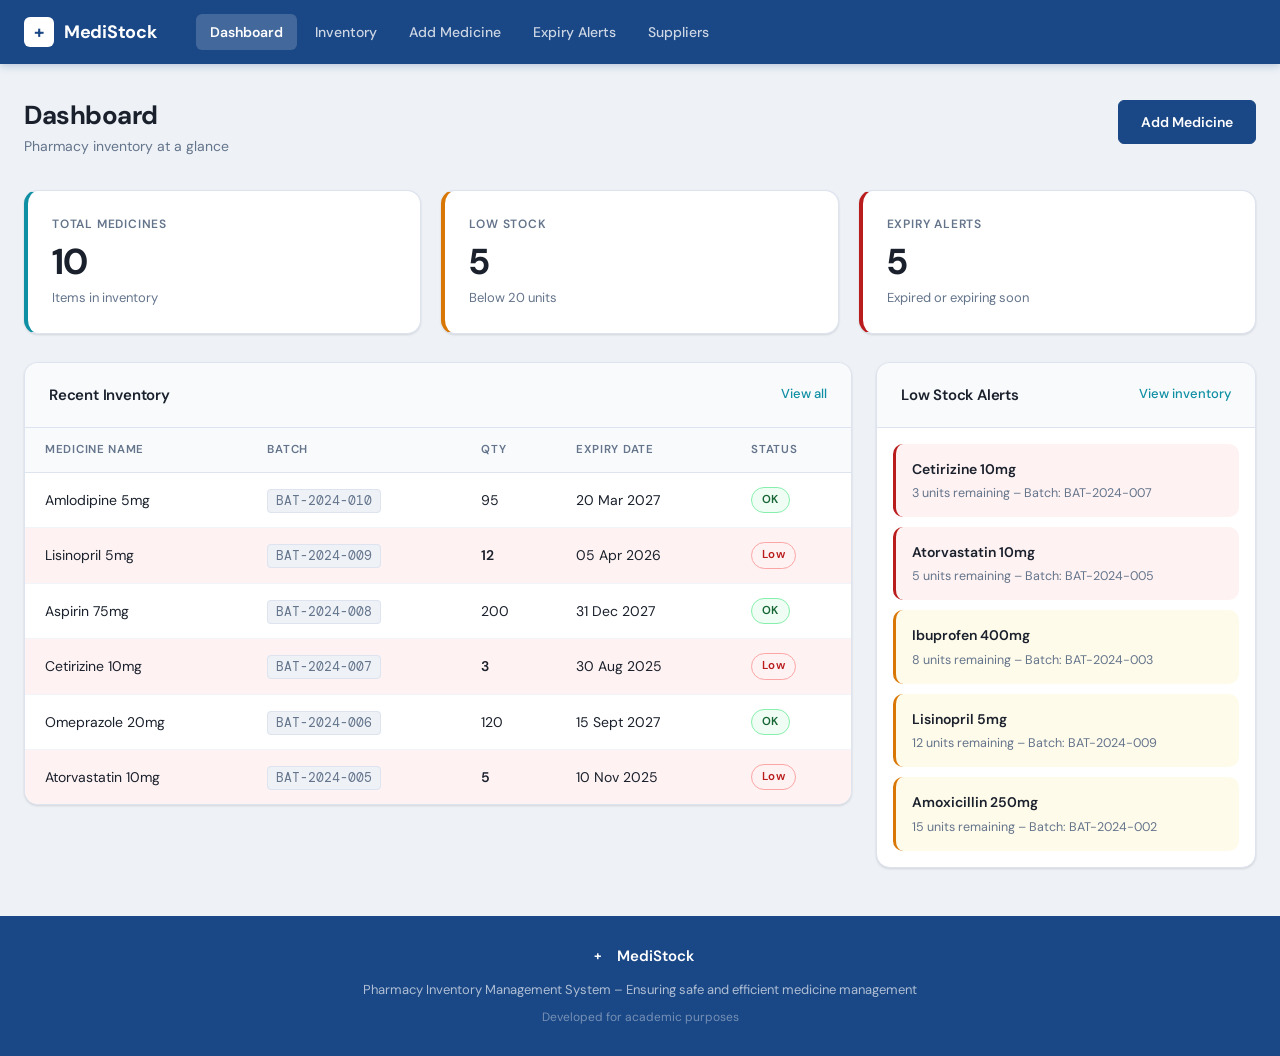
<file: index.html>
<!DOCTYPE html>
<html lang="en">
<head>
    <meta charset="UTF-8">
    <meta name="viewport" content="width=device-width, initial-scale=1.0">
    <title>MediStock – Dashboard</title>
    <link rel="preconnect" href="https://fonts.googleapis.com">
    <link href="https://fonts.googleapis.com/css2?family=DM+Sans:wght@300;400;500;600;700&family=DM+Mono:wght@400;500&display=swap" rel="stylesheet">
    <link rel="stylesheet" href="styles.css">
</head>
<body>

    <nav class="navbar">
        <div class="nav-container">
            <a href="index.html" class="nav-brand">
                <span class="brand-cross">+</span>
                <span class="brand-text">MediStock</span>
            </a>
            <button class="nav-toggle" id="navToggle" aria-label="Toggle navigation">
                <span class="toggle-bar"></span>
                <span class="toggle-bar"></span>
                <span class="toggle-bar"></span>
            </button>
            <ul class="nav-links" id="navLinks">
                <li><a href="index.html" class="nav-link">Dashboard</a></li>
                <li><a href="inventory.html" class="nav-link">Inventory</a></li>
                <li><a href="add.html" class="nav-link">Add Medicine</a></li>
                <li><a href="alerts.html" class="nav-link">Expiry Alerts</a></li>
                <li><a href="suppliers.html" class="nav-link">Suppliers</a></li>
            </ul>
        </div>
    </nav>

    <main class="main-content">
        <div class="page-header">
            <div class="page-header-text">
                <h1 class="page-title">Dashboard</h1>
                <p class="page-subtitle">Pharmacy inventory at a glance</p>
            </div>
            <a href="add.html" class="btn btn-primary">Add Medicine</a>
        </div>

        <div class="stat-cards" id="summaryCards"></div>

        <div class="dashboard-grid">
            <section class="card">
                <div class="card-header">
                    <h2 class="card-title">Recent Inventory</h2>
                    <a href="inventory.html" class="card-link">View all</a>
                </div>
                <div class="table-wrapper">
                    <table class="data-table">
                        <thead>
                            <tr>
                                <th>Medicine Name</th>
                                <th>Batch</th>
                                <th>Qty</th>
                                <th>Expiry Date</th>
                                <th>Status</th>
                            </tr>
                        </thead>
                        <tbody id="recentTableBody"></tbody>
                    </table>
                </div>
            </section>

            <section class="card">
                <div class="card-header">
                    <h2 class="card-title">Low Stock Alerts</h2>
                    <a href="inventory.html" class="card-link">View inventory</a>
                </div>
                <div id="lowStockAlerts" class="alerts-list"></div>
            </section>
        </div>
    </main>

    <footer class="footer">
        <div class="footer-container">
            <div class="footer-brand">
                <span class="brand-cross brand-cross--sm">+</span>
                <span>MediStock</span>
            </div>
            <p class="footer-text">Pharmacy Inventory Management System – Ensuring safe and efficient medicine management</p>
            <p class="footer-copy">Developed for academic purposes</p>
        </div>
    </footer>

    <script src="script.js"></script>
</body>
</html>
</file>
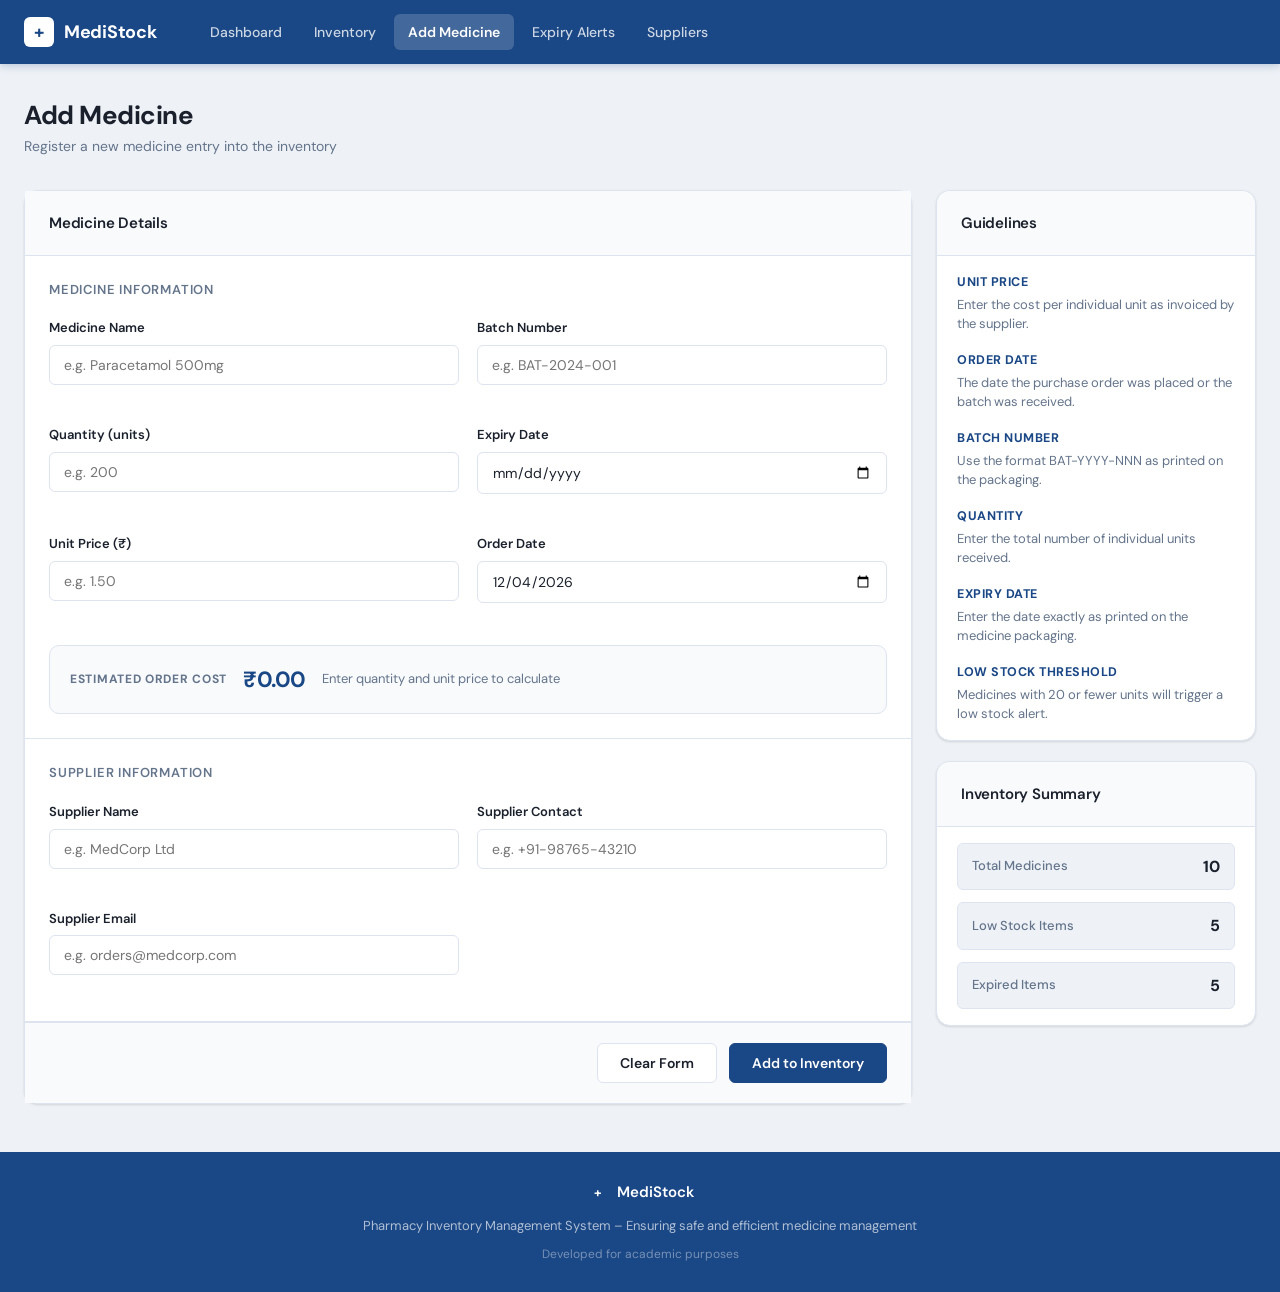
<file: add.html>
<!DOCTYPE html>
<html lang="en">
<head>
    <meta charset="UTF-8">
    <meta name="viewport" content="width=device-width, initial-scale=1.0">
    <title>MediStock – Add Medicine</title>
    <link rel="preconnect" href="https://fonts.googleapis.com">
    <link href="https://fonts.googleapis.com/css2?family=DM+Sans:wght@300;400;500;600;700&family=DM+Mono:wght@400;500&display=swap" rel="stylesheet">
    <link rel="stylesheet" href="styles.css">
</head>
<body>

    <nav class="navbar">
        <div class="nav-container">
            <a href="index.html" class="nav-brand">
                <span class="brand-cross">+</span>
                <span class="brand-text">MediStock</span>
            </a>
            <button class="nav-toggle" id="navToggle" aria-label="Toggle navigation">
                <span class="toggle-bar"></span>
                <span class="toggle-bar"></span>
                <span class="toggle-bar"></span>
            </button>
            <ul class="nav-links" id="navLinks">
                <li><a href="index.html" class="nav-link">Dashboard</a></li>
                <li><a href="inventory.html" class="nav-link">Inventory</a></li>
                <li><a href="add.html" class="nav-link">Add Medicine</a></li>
                <li><a href="alerts.html" class="nav-link">Expiry Alerts</a></li>
                <li><a href="suppliers.html" class="nav-link">Suppliers</a></li>
            </ul>
        </div>
    </nav>

    <main class="main-content">
        <div class="page-header">
            <div class="page-header-text">
                <h1 class="page-title">Add Medicine</h1>
                <p class="page-subtitle">Register a new medicine entry into the inventory</p>
            </div>
        </div>

        <div class="form-layout">
            <section class="card form-card">
                <div class="card-header">
                    <h2 class="card-title">Medicine Details</h2>
                </div>

                <div id="successMessage" class="success-banner">
                    Medicine added to inventory successfully.
                </div>

                <form id="addMedicineForm" novalidate>
                    <div class="form-section">
                        <h3 class="form-section-title">Medicine Information</h3>
                        <div class="form-grid">
                            <div class="form-group">
                                <label class="form-label" for="medName">Medicine Name</label>
                                <input class="form-input" type="text" id="medName" name="medName" placeholder="e.g. Paracetamol 500mg">
                                <span class="error-msg" id="medNameError"></span>
                            </div>
                            <div class="form-group">
                                <label class="form-label" for="medBatch">Batch Number</label>
                                <input class="form-input" type="text" id="medBatch" name="medBatch" placeholder="e.g. BAT-2024-001">
                                <span class="error-msg" id="medBatchError"></span>
                            </div>
                            <div class="form-group">
                                <label class="form-label" for="medQuantity">Quantity (units)</label>
                                <input class="form-input" type="number" id="medQuantity" name="medQuantity" placeholder="e.g. 200" min="0">
                                <span class="error-msg" id="medQuantityError"></span>
                            </div>
                            <div class="form-group">
                                <label class="form-label" for="medExpiry">Expiry Date</label>
                                <input class="form-input" type="date" id="medExpiry" name="medExpiry">
                                <span class="error-msg" id="medExpiryError"></span>
                            </div>
                            <div class="form-group">
                                <label class="form-label" for="medUnitPrice">Unit Price (₹)</label>
                                <input class="form-input" type="number" id="medUnitPrice" name="medUnitPrice" placeholder="e.g. 1.50" min="0" step="0.01">
                                <span class="error-msg" id="medUnitPriceError"></span>
                            </div>
                            <div class="form-group">
                                <label class="form-label" for="medOrderDate">Order Date</label>
                                <input class="form-input" type="date" id="medOrderDate" name="medOrderDate">
                                <span class="error-msg" id="medOrderDateError"></span>
                            </div>
                        </div>

                        <div class="cost-preview" id="costPreview">
                            <span class="cost-preview-label">Estimated Order Cost</span>
                            <span class="cost-preview-value" id="costPreviewValue">&#8377;0.00</span>
                            <span class="cost-preview-detail" id="costPreviewDetail">Enter quantity and unit price to calculate</span>
                        </div>
                    </div>

                    <div class="form-section">
                        <h3 class="form-section-title">Supplier Information</h3>
                        <div class="form-grid">
                            <div class="form-group">
                                <label class="form-label" for="medSupplier">Supplier Name</label>
                                <input class="form-input" type="text" id="medSupplier" name="medSupplier" placeholder="e.g. MedCorp Ltd">
                                <span class="error-msg" id="medSupplierError"></span>
                            </div>
                            <div class="form-group">
                                <label class="form-label" for="medContact">Supplier Contact</label>
                                <input class="form-input" type="text" id="medContact" name="medContact" placeholder="e.g. +91-98765-43210">
                                <span class="error-msg" id="medContactError"></span>
                            </div>
                            <div class="form-group">
                                <label class="form-label" for="medEmail">Supplier Email</label>
                                <input class="form-input" type="email" id="medEmail" name="medEmail" placeholder="e.g. orders@medcorp.com">
                                <span class="error-msg" id="medEmailError"></span>
                            </div>
                        </div>
                    </div>

                    <div class="form-actions">
                        <button type="button" class="btn btn-secondary" id="resetFormBtn">Clear Form</button>
                        <button type="submit" class="btn btn-primary">Add to Inventory</button>
                    </div>
                </form>
            </section>

            <aside class="form-sidebar">
                <section class="card info-card">
                    <div class="card-header">
                        <h2 class="card-title">Guidelines</h2>
                    </div>
                    <ul class="info-list">
                        <li class="info-item">
                            <span class="info-label">Unit Price</span>
                            <span class="info-desc">Enter the cost per individual unit as invoiced by the supplier.</span>
                        </li>
                        <li class="info-item">
                            <span class="info-label">Order Date</span>
                            <span class="info-desc">The date the purchase order was placed or the batch was received.</span>
                        </li>
                        <li class="info-item">
                            <span class="info-label">Batch Number</span>
                            <span class="info-desc">Use the format BAT-YYYY-NNN as printed on the packaging.</span>
                        </li>
                        <li class="info-item">
                            <span class="info-label">Quantity</span>
                            <span class="info-desc">Enter the total number of individual units received.</span>
                        </li>
                        <li class="info-item">
                            <span class="info-label">Expiry Date</span>
                            <span class="info-desc">Enter the date exactly as printed on the medicine packaging.</span>
                        </li>
                        <li class="info-item">
                            <span class="info-label">Low Stock Threshold</span>
                            <span class="info-desc">Medicines with 20 or fewer units will trigger a low stock alert.</span>
                        </li>
                    </ul>
                </section>

                <section class="card info-card">
                    <div class="card-header">
                        <h2 class="card-title">Inventory Summary</h2>
                    </div>
                    <div id="sidebarSummary" class="sidebar-summary"></div>
                </section>
            </aside>
        </div>
    </main>

    <footer class="footer">
        <div class="footer-container">
            <div class="footer-brand">
                <span class="brand-cross brand-cross--sm">+</span>
                <span>MediStock</span>
            </div>
            <p class="footer-text">Pharmacy Inventory Management System – Ensuring safe and efficient medicine management</p>
            <p class="footer-copy">Developed for academic purposes</p>
        </div>
    </footer>

    <script src="script.js"></script>
</body>
</html>
</file>
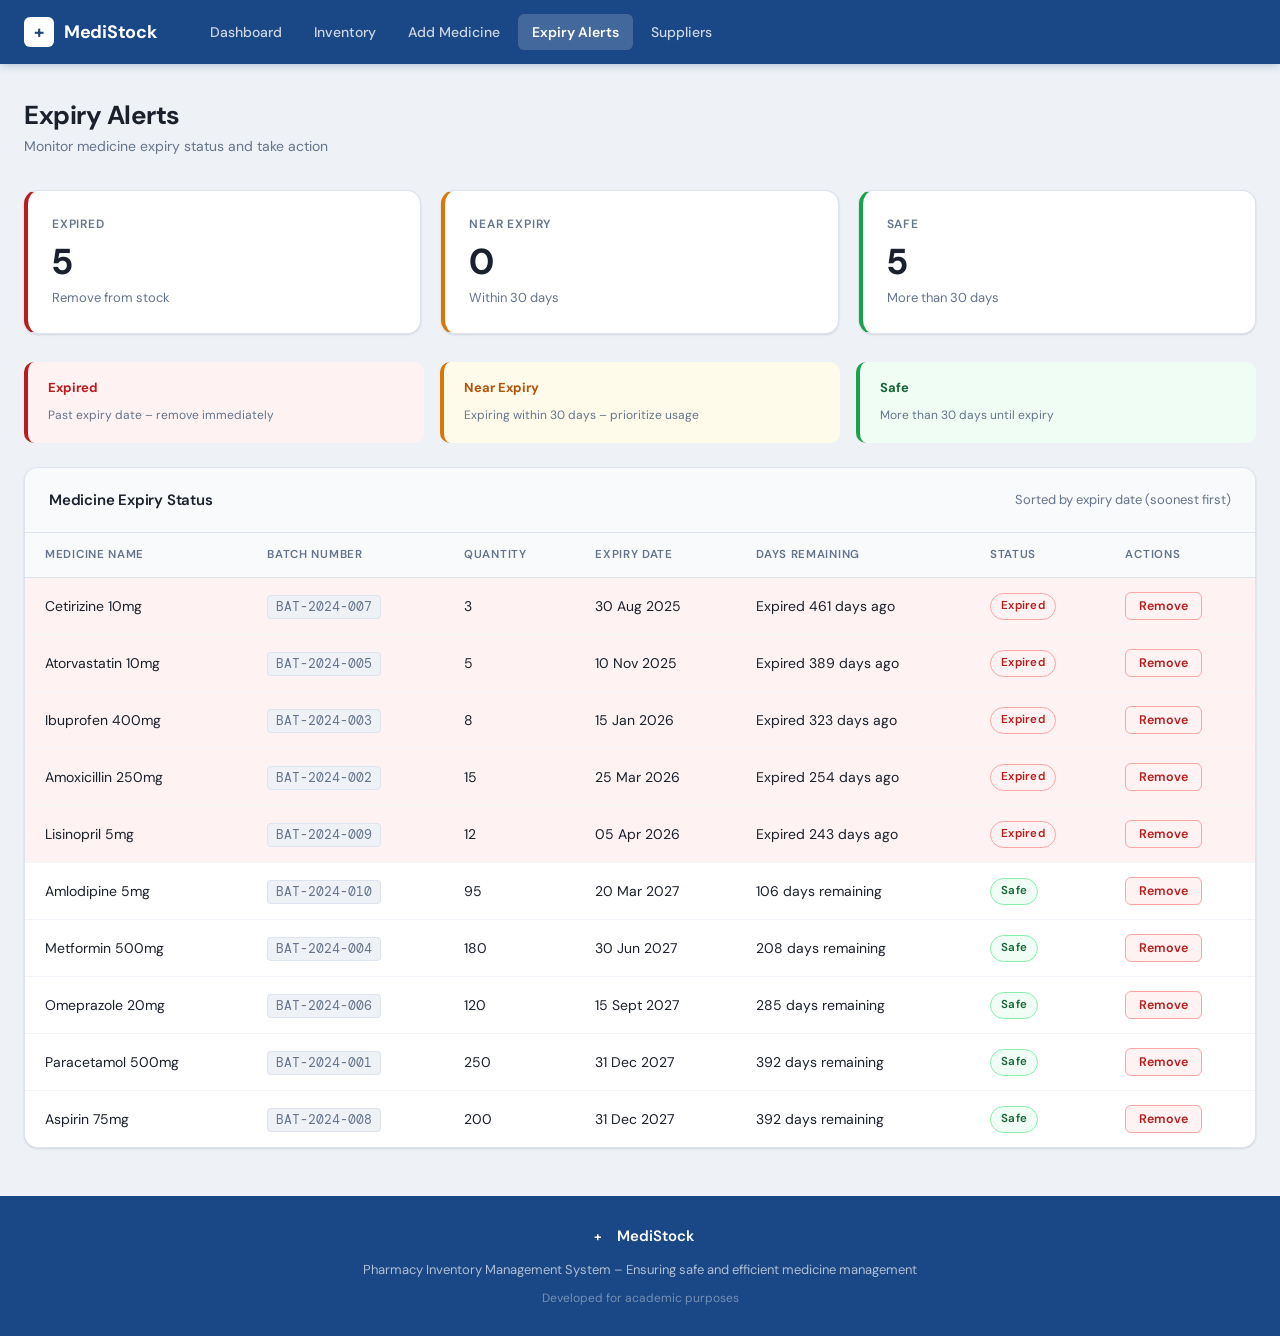
<file: alerts.html>
<!DOCTYPE html>
<html lang="en">
<head>
    <meta charset="UTF-8">
    <meta name="viewport" content="width=device-width, initial-scale=1.0">
    <title>MediStock – Expiry Alerts</title>
    <link rel="preconnect" href="https://fonts.googleapis.com">
    <link href="https://fonts.googleapis.com/css2?family=DM+Sans:wght@300;400;500;600;700&family=DM+Mono:wght@400;500&display=swap" rel="stylesheet">
    <link rel="stylesheet" href="styles.css">
</head>
<body>

    <nav class="navbar">
        <div class="nav-container">
            <a href="index.html" class="nav-brand">
                <span class="brand-cross">+</span>
                <span class="brand-text">MediStock</span>
            </a>
            <button class="nav-toggle" id="navToggle" aria-label="Toggle navigation">
                <span class="toggle-bar"></span>
                <span class="toggle-bar"></span>
                <span class="toggle-bar"></span>
            </button>
            <ul class="nav-links" id="navLinks">
                <li><a href="index.html" class="nav-link">Dashboard</a></li>
                <li><a href="inventory.html" class="nav-link">Inventory</a></li>
                <li><a href="add.html" class="nav-link">Add Medicine</a></li>
                <li><a href="alerts.html" class="nav-link">Expiry Alerts</a></li>
                <li><a href="suppliers.html" class="nav-link">Suppliers</a></li>
            </ul>
        </div>
    </nav>

    <main class="main-content">
        <div class="page-header">
            <div class="page-header-text">
                <h1 class="page-title">Expiry Alerts</h1>
                <p class="page-subtitle">Monitor medicine expiry status and take action</p>
            </div>
        </div>

        <div class="stat-cards" id="alertsSummary"></div>

        <div class="alerts-color-key">
            <div class="color-key-item color-key--expired">
                <span class="color-key-label">Expired</span>
                <span class="color-key-desc">Past expiry date – remove immediately</span>
            </div>
            <div class="color-key-item color-key--near">
                <span class="color-key-label">Near Expiry</span>
                <span class="color-key-desc">Expiring within 30 days – prioritize usage</span>
            </div>
            <div class="color-key-item color-key--safe">
                <span class="color-key-label">Safe</span>
                <span class="color-key-desc">More than 30 days until expiry</span>
            </div>
        </div>

        <section class="card">
            <div class="card-header">
                <h2 class="card-title">Medicine Expiry Status</h2>
                <span class="card-subtitle">Sorted by expiry date (soonest first)</span>
            </div>
            <div class="table-wrapper">
                <table class="data-table">
                    <thead>
                        <tr>
                            <th>Medicine Name</th>
                            <th>Batch Number</th>
                            <th>Quantity</th>
                            <th>Expiry Date</th>
                            <th>Days Remaining</th>
                            <th>Status</th>
                            <th>Actions</th>
                        </tr>
                    </thead>
                    <tbody id="alertsTableBody"></tbody>
                </table>
            </div>
        </section>
    </main>

    <footer class="footer">
        <div class="footer-container">
            <div class="footer-brand">
                <span class="brand-cross brand-cross--sm">+</span>
                <span>MediStock</span>
            </div>
            <p class="footer-text">Pharmacy Inventory Management System – Ensuring safe and efficient medicine management</p>
            <p class="footer-copy">Developed for academic purposes</p>
        </div>
    </footer>

    <div class="modal-overlay" id="confirmModal">
        <div class="modal">
            <div class="modal-header">
                <h3 class="modal-title">Remove Medicine</h3>
            </div>
            <div class="modal-body">
                <p>Are you sure you want to remove <strong id="modalMedicineName"></strong> from the inventory?</p>
                <p class="modal-warning">This action cannot be undone.</p>
            </div>
            <div class="modal-actions">
                <button class="btn btn-secondary" id="modalCancelBtn">Cancel</button>
                <button class="btn btn-danger" id="modalConfirmBtn">Remove</button>
            </div>
        </div>
    </div>

    <script src="script.js"></script>
</body>
</html>
</file>
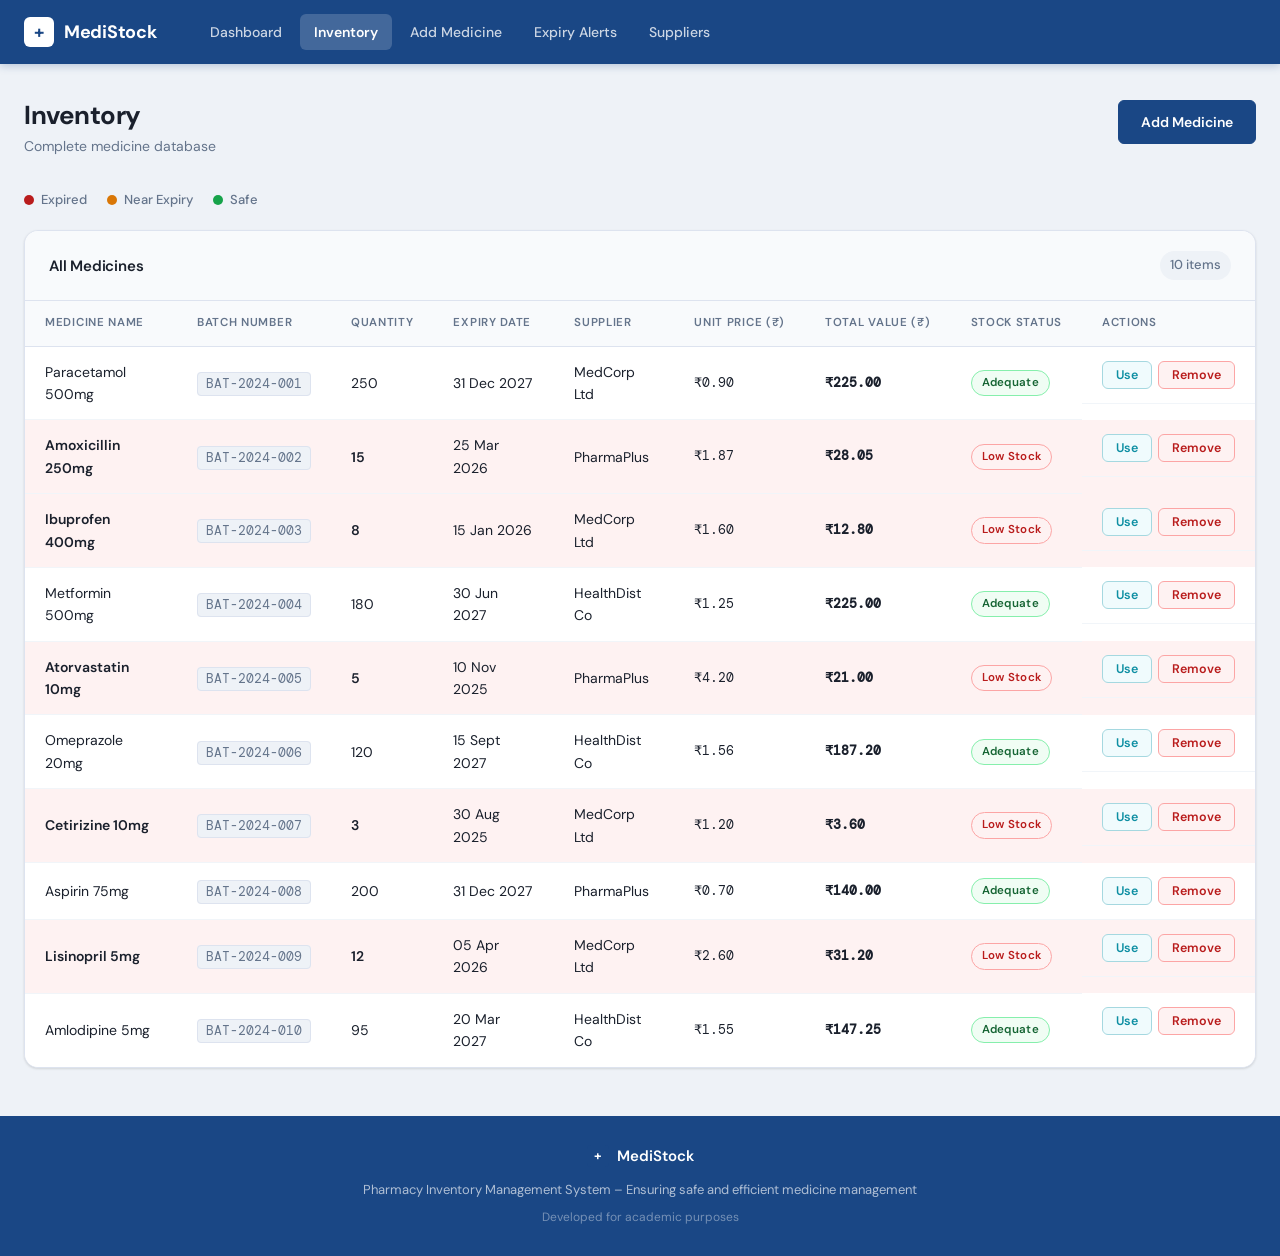
<file: inventory.html>
<!DOCTYPE html>
<html lang="en">
<head>
    <meta charset="UTF-8">
    <meta name="viewport" content="width=device-width, initial-scale=1.0">
    <title>MediStock – Inventory</title>
    <link rel="preconnect" href="https://fonts.googleapis.com">
    <link href="https://fonts.googleapis.com/css2?family=DM+Sans:wght@300;400;500;600;700&family=DM+Mono:wght@400;500&display=swap" rel="stylesheet">
    <link rel="stylesheet" href="styles.css">
</head>
<body>

    <nav class="navbar">
        <div class="nav-container">
            <a href="index.html" class="nav-brand">
                <span class="brand-cross">+</span>
                <span class="brand-text">MediStock</span>
            </a>
            <button class="nav-toggle" id="navToggle" aria-label="Toggle navigation">
                <span class="toggle-bar"></span>
                <span class="toggle-bar"></span>
                <span class="toggle-bar"></span>
            </button>
            <ul class="nav-links" id="navLinks">
                <li><a href="index.html" class="nav-link">Dashboard</a></li>
                <li><a href="inventory.html" class="nav-link">Inventory</a></li>
                <li><a href="add.html" class="nav-link">Add Medicine</a></li>
                <li><a href="alerts.html" class="nav-link">Expiry Alerts</a></li>
                <li><a href="suppliers.html" class="nav-link">Suppliers</a></li>
            </ul>
        </div>
    </nav>

    <main class="main-content">
        <div class="page-header">
            <div class="page-header-text">
                <h1 class="page-title">Inventory</h1>
                <p class="page-subtitle">Complete medicine database</p>
            </div>
            <a href="add.html" class="btn btn-primary">Add Medicine</a>
        </div>

        <div class="inventory-legend">
            <span class="legend-item">
                <span class="legend-dot legend-dot--danger"></span>
                Expired
            </span>
            <span class="legend-item">
                <span class="legend-dot legend-dot--warning"></span>
                Near Expiry
            </span>
            <span class="legend-item">
                <span class="legend-dot legend-dot--safe"></span>
                Safe
            </span>
        </div>

        <section class="card">
            <div class="card-header">
                <h2 class="card-title">All Medicines</h2>
                <span class="card-count" id="inventoryCount"></span>
            </div>
            <div class="table-wrapper">
                <table class="data-table">
                    <thead>
                        <tr>
                            <th>Medicine Name</th>
                            <th>Batch Number</th>
                            <th>Quantity</th>
                            <th>Expiry Date</th>
                            <th>Supplier</th>
                            <th>Unit Price (&#8377;)</th>
                            <th>Total Value (&#8377;)</th>
                            <th>Stock Status</th>
                            <th>Actions</th>
                        </tr>
                    </thead>
                    <tbody id="inventoryTableBody"></tbody>
                </table>
            </div>
        </section>
    </main>

    <footer class="footer">
        <div class="footer-container">
            <div class="footer-brand">
                <span class="brand-cross brand-cross--sm">+</span>
                <span>MediStock</span>
            </div>
            <p class="footer-text">Pharmacy Inventory Management System – Ensuring safe and efficient medicine management</p>
            <p class="footer-copy">Developed for academic purposes</p>
        </div>
    </footer>

    <div class="modal-overlay" id="confirmModal">
        <div class="modal">
            <div class="modal-header">
                <h3 class="modal-title">Remove Medicine</h3>
            </div>
            <div class="modal-body">
                <p>Are you sure you want to remove <strong id="modalMedicineName"></strong> from the inventory?</p>
                <p class="modal-warning">This action cannot be undone.</p>
            </div>
            <div class="modal-actions">
                <button class="btn btn-secondary" id="modalCancelBtn">Cancel</button>
                <button class="btn btn-danger" id="modalConfirmBtn">Remove</button>
            </div>
        </div>
    </div>

    <div class="modal-overlay" id="dispenseModal">
        <div class="modal">
            <div class="modal-header">
                <h3 class="modal-title">Dispense / Use Stock</h3>
            </div>
            <div class="modal-body">
                <p>Medicine: <strong id="dispenseMedicineName"></strong></p>
                <p class="dispense-available">Available: <span id="dispenseAvailable"></span> units</p>
                <div class="form-group dispense-group">
                    <label class="form-label" for="dispenseQty">Quantity to Dispense</label>
                    <input class="form-input" type="number" id="dispenseQty" min="1" placeholder="e.g. 10">
                    <span class="error-msg" id="dispenseQtyError"></span>
                </div>
            </div>
            <div class="modal-actions">
                <button class="btn btn-secondary" id="dispenseCancelBtn">Cancel</button>
                <button class="btn btn-primary" id="dispenseConfirmBtn">Dispense</button>
            </div>
        </div>
    </div>

    <script src="script.js"></script>
</body>
</html>
</file>
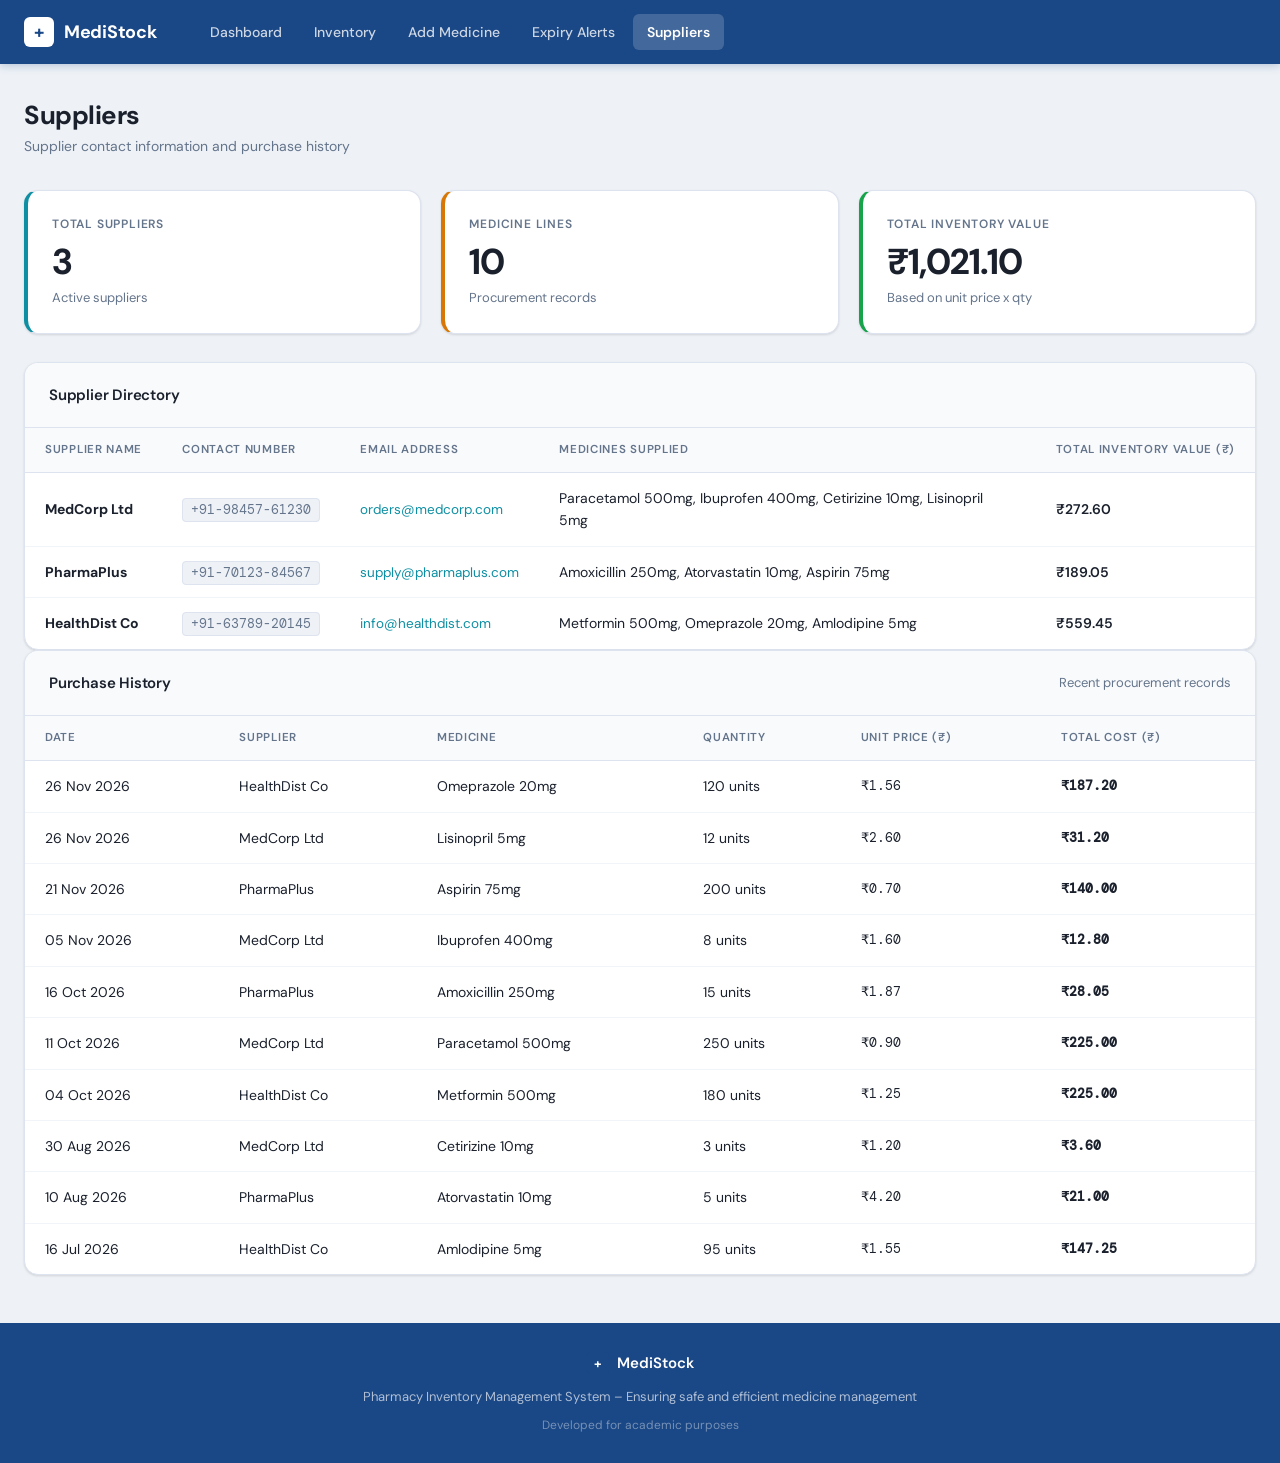
<file: suppliers.html>
<!DOCTYPE html>
<html lang="en">
<head>
    <meta charset="UTF-8">
    <meta name="viewport" content="width=device-width, initial-scale=1.0">
    <title>MediStock – Suppliers</title>
    <link rel="preconnect" href="https://fonts.googleapis.com">
    <link href="https://fonts.googleapis.com/css2?family=DM+Sans:wght@300;400;500;600;700&family=DM+Mono:wght@400;500&display=swap" rel="stylesheet">
    <link rel="stylesheet" href="styles.css">
</head>
<body>

    <nav class="navbar">
        <div class="nav-container">
            <a href="index.html" class="nav-brand">
                <span class="brand-cross">+</span>
                <span class="brand-text">MediStock</span>
            </a>
            <button class="nav-toggle" id="navToggle" aria-label="Toggle navigation">
                <span class="toggle-bar"></span>
                <span class="toggle-bar"></span>
                <span class="toggle-bar"></span>
            </button>
            <ul class="nav-links" id="navLinks">
                <li><a href="index.html" class="nav-link">Dashboard</a></li>
                <li><a href="inventory.html" class="nav-link">Inventory</a></li>
                <li><a href="add.html" class="nav-link">Add Medicine</a></li>
                <li><a href="alerts.html" class="nav-link">Expiry Alerts</a></li>
                <li><a href="suppliers.html" class="nav-link">Suppliers</a></li>
            </ul>
        </div>
    </nav>

    <main class="main-content">
        <div class="page-header">
            <div class="page-header-text">
                <h1 class="page-title">Suppliers</h1>
                <p class="page-subtitle">Supplier contact information and purchase history</p>
            </div>
        </div>

        <div class="stat-cards" id="supplierStats"></div>

        <section class="card">
            <div class="card-header">
                <h2 class="card-title">Supplier Directory</h2>
            </div>
            <div class="table-wrapper">
                <table class="data-table">
                    <thead>
                        <tr>
                            <th>Supplier Name</th>
                            <th>Contact Number</th>
                            <th>Email Address</th>
                            <th>Medicines Supplied</th>
                            <th>Total Inventory Value (&#8377;)</th>
                        </tr>
                    </thead>
                    <tbody id="suppliersTableBody"></tbody>
                </table>
            </div>
        </section>

        <section class="card">
            <div class="card-header">
                <h2 class="card-title">Purchase History</h2>
                <span class="card-subtitle">Recent procurement records</span>
            </div>
            <div class="table-wrapper">
                <table class="data-table">
                    <thead>
                        <tr>
                            <th>Date</th>
                            <th>Supplier</th>
                            <th>Medicine</th>
                            <th>Quantity</th>
                            <th>Unit Price (&#8377;)</th>
                            <th>Total Cost (&#8377;)</th>
                        </tr>
                    </thead>
                    <tbody id="purchaseTableBody"></tbody>
                </table>
            </div>
        </section>
    </main>

    <footer class="footer">
        <div class="footer-container">
            <div class="footer-brand">
                <span class="brand-cross brand-cross--sm">+</span>
                <span>MediStock</span>
            </div>
            <p class="footer-text">Pharmacy Inventory Management System – Ensuring safe and efficient medicine management</p>
            <p class="footer-copy">Developed for academic purposes</p>
        </div>
    </footer>

    <script src="script.js"></script>
</body>
</html>
</file>
<file: styles.css>
:root {
    --clr-bg: #eef2f7;
    --clr-surface: #ffffff;
    --clr-surface-alt: #f8fafc;
    --clr-primary: #1a4785;
    --clr-primary-hover: #153a6e;
    --clr-accent: #0e8fa3;
    --clr-text: #1a202c;
    --clr-text-muted: #64748b;
    --clr-border: #dde3ef;
    --clr-danger: #b91c1c;
    --clr-danger-bg: #fef2f2;
    --clr-danger-border: #fca5a5;
    --clr-warning: #b45309;
    --clr-warning-bg: #fffbeb;
    --clr-warning-border: #fcd34d;
    --clr-success: #166534;
    --clr-success-bg: #f0fdf4;
    --clr-success-border: #86efac;
    --clr-lowstock: #7c2d12;
    --clr-lowstock-bg: #fff7ed;
    --nav-height: 64px;
    --radius-sm: 6px;
    --radius-md: 10px;
    --radius-lg: 14px;
    --shadow-sm: 0 1px 3px rgba(0,0,0,0.08), 0 1px 2px rgba(0,0,0,0.05);
    --shadow-md: 0 4px 12px rgba(0,0,0,0.08), 0 2px 6px rgba(0,0,0,0.05);
    --transition: 150ms ease;
    --font-body: 'DM Sans', system-ui, sans-serif;
    --font-mono: 'DM Mono', 'Courier New', monospace;
}

*, *::before, *::after {
    box-sizing: border-box;
    margin: 0;
    padding: 0;
}

html {
    font-size: 16px;
    scroll-behavior: smooth;
}

body {
    font-family: var(--font-body);
    background-color: var(--clr-bg);
    color: var(--clr-text);
    line-height: 1.6;
    min-height: 100vh;
    display: flex;
    flex-direction: column;
}

a {
    color: inherit;
    text-decoration: none;
}

ul {
    list-style: none;
}

img {
    display: block;
    max-width: 100%;
}

input, button, select, textarea {
    font-family: inherit;
}

.navbar {
    position: sticky;
    top: 0;
    z-index: 100;
    background-color: var(--clr-primary);
    height: var(--nav-height);
    box-shadow: 0 2px 8px rgba(26,71,133,0.25);
}

.nav-container {
    max-width: 1280px;
    margin: 0 auto;
    padding: 0 24px;
    height: 100%;
    display: flex;
    align-items: center;
    gap: 40px;
}

.nav-brand {
    display: flex;
    align-items: center;
    gap: 10px;
    flex-shrink: 0;
    text-decoration: none;
}

.brand-cross {
    display: flex;
    align-items: center;
    justify-content: center;
    width: 30px;
    height: 30px;
    background-color: #ffffff;
    color: var(--clr-primary);
    font-size: 18px;
    font-weight: 700;
    border-radius: 6px;
    line-height: 1;
}

.brand-cross--sm {
    width: 22px;
    height: 22px;
    font-size: 13px;
    border-radius: 4px;
    background-color: var(--clr-primary);
    color: #ffffff;
}

.brand-text {
    font-size: 18px;
    font-weight: 700;
    color: #ffffff;
    letter-spacing: -0.3px;
}

.nav-links {
    display: flex;
    align-items: center;
    gap: 4px;
    flex: 1;
}

.nav-link {
    display: block;
    padding: 7px 14px;
    font-size: 14px;
    font-weight: 500;
    color: rgba(255,255,255,0.78);
    border-radius: var(--radius-sm);
    transition: background-color var(--transition), color var(--transition);
    white-space: nowrap;
}

.nav-link:hover {
    background-color: rgba(255,255,255,0.12);
    color: #ffffff;
}

.nav-link.active {
    background-color: rgba(255,255,255,0.18);
    color: #ffffff;
    font-weight: 600;
}

.nav-toggle {
    display: none;
    flex-direction: column;
    gap: 5px;
    background: none;
    border: none;
    cursor: pointer;
    padding: 6px;
    margin-left: auto;
}

.toggle-bar {
    display: block;
    width: 22px;
    height: 2px;
    background-color: #ffffff;
    border-radius: 2px;
    transition: transform var(--transition), opacity var(--transition);
}

.main-content {
    flex: 1;
    max-width: 1280px;
    width: 100%;
    margin: 0 auto;
    padding: 36px 24px 48px;
}

.page-header {
    display: flex;
    align-items: flex-start;
    justify-content: space-between;
    gap: 16px;
    margin-bottom: 32px;
}

.page-title {
    font-size: 26px;
    font-weight: 700;
    color: var(--clr-text);
    letter-spacing: -0.5px;
    line-height: 1.2;
}

.page-subtitle {
    font-size: 14px;
    color: var(--clr-text-muted);
    margin-top: 4px;
    font-weight: 400;
}

.stat-cards {
    display: grid;
    grid-template-columns: repeat(3, 1fr);
    gap: 20px;
    margin-bottom: 28px;
}

.stat-card {
    background-color: var(--clr-surface);
    border: 1px solid var(--clr-border);
    border-radius: var(--radius-lg);
    padding: 24px;
    box-shadow: var(--shadow-sm);
    border-left: 4px solid var(--clr-accent);
    transition: box-shadow var(--transition);
}

.stat-card:hover {
    box-shadow: var(--shadow-md);
}

.stat-card--warning {
    border-left-color: #d97706;
}

.stat-card--danger {
    border-left-color: var(--clr-danger);
}

.stat-card--success {
    border-left-color: #16a34a;
}

.stat-label {
    font-size: 12px;
    font-weight: 600;
    text-transform: uppercase;
    letter-spacing: 0.8px;
    color: var(--clr-text-muted);
    margin-bottom: 10px;
}

.stat-value {
    font-size: 36px;
    font-weight: 700;
    color: var(--clr-text);
    letter-spacing: -1px;
    line-height: 1;
    margin-bottom: 8px;
}

.stat-detail {
    font-size: 13px;
    color: var(--clr-text-muted);
}

.dashboard-grid {
    display: grid;
    grid-template-columns: 1fr 380px;
    gap: 24px;
    align-items: start;
}

.card {
    background-color: var(--clr-surface);
    border: 1px solid var(--clr-border);
    border-radius: var(--radius-lg);
    box-shadow: var(--shadow-sm);
    overflow: hidden;
}

.card-header {
    display: flex;
    align-items: center;
    justify-content: space-between;
    padding: 20px 24px;
    border-bottom: 1px solid var(--clr-border);
    background-color: var(--clr-surface-alt);
}

.card-title {
    font-size: 15px;
    font-weight: 600;
    color: var(--clr-text);
    letter-spacing: -0.2px;
}

.card-link {
    font-size: 13px;
    font-weight: 500;
    color: var(--clr-accent);
    transition: color var(--transition);
}

.card-link:hover {
    color: var(--clr-primary);
}

.card-count {
    font-size: 13px;
    color: var(--clr-text-muted);
    background-color: var(--clr-bg);
    padding: 4px 10px;
    border-radius: 20px;
    font-weight: 500;
}

.card-subtitle {
    font-size: 13px;
    color: var(--clr-text-muted);
}

.table-wrapper {
    overflow-x: auto;
    -webkit-overflow-scrolling: touch;
}

.data-table {
    width: 100%;
    border-collapse: collapse;
    font-size: 14px;
}

.data-table thead {
    background-color: var(--clr-surface-alt);
}

.data-table th {
    padding: 13px 20px;
    text-align: left;
    font-size: 11.5px;
    font-weight: 600;
    text-transform: uppercase;
    letter-spacing: 0.7px;
    color: var(--clr-text-muted);
    border-bottom: 1px solid var(--clr-border);
    white-space: nowrap;
}

.data-table td {
    padding: 14px 20px;
    border-bottom: 1px solid #f1f5f9;
    color: var(--clr-text);
    vertical-align: middle;
}

.data-table tbody tr:last-child td {
    border-bottom: none;
}

.data-table tbody tr {
    transition: background-color var(--transition);
}

.data-table tbody tr:hover {
    background-color: #f8faff;
}

.row-expired {
    background-color: var(--clr-danger-bg);
}

.row-expired:hover {
    background-color: #fee2e2;
}

.row-near-expiry {
    background-color: var(--clr-warning-bg);
}

.row-near-expiry:hover {
    background-color: #fef3c7;
}

.row-safe {
    background-color: var(--clr-surface);
}

.row-low-stock td:first-child {
    font-weight: 600;
}

.qty-low {
    color: var(--clr-danger);
    font-weight: 600;
}

.mono {
    font-family: var(--font-mono);
    font-size: 12.5px;
    background-color: var(--clr-bg);
    padding: 3px 8px;
    border-radius: 4px;
    color: var(--clr-text-muted);
    border: 1px solid var(--clr-border);
    white-space: nowrap;
}

.badge {
    display: inline-block;
    padding: 3px 10px;
    border-radius: 20px;
    font-size: 11.5px;
    font-weight: 600;
    letter-spacing: 0.3px;
    white-space: nowrap;
}

.badge--success {
    background-color: var(--clr-success-bg);
    color: var(--clr-success);
    border: 1px solid var(--clr-success-border);
}

.badge--warning {
    background-color: var(--clr-warning-bg);
    color: var(--clr-warning);
    border: 1px solid var(--clr-warning-border);
}

.badge--danger {
    background-color: var(--clr-danger-bg);
    color: var(--clr-danger);
    border: 1px solid var(--clr-danger-border);
}

.badge--near-expiry {
    background-color: var(--clr-warning-bg);
    color: var(--clr-warning);
    border: 1px solid var(--clr-warning-border);
}

.badge--expired {
    background-color: var(--clr-danger-bg);
    color: var(--clr-danger);
    border: 1px solid var(--clr-danger-border);
}

.badge--safe {
    background-color: var(--clr-success-bg);
    color: var(--clr-success);
    border: 1px solid var(--clr-success-border);
}

.alerts-list {
    padding: 16px;
    display: flex;
    flex-direction: column;
    gap: 10px;
}

.alert-item {
    padding: 14px 16px;
    border-radius: var(--radius-md);
    border-left: 3px solid transparent;
}

.alert-item--danger {
    background-color: var(--clr-danger-bg);
    border-left-color: var(--clr-danger);
}

.alert-item--warning {
    background-color: var(--clr-warning-bg);
    border-left-color: #d97706;
}

.alert-name {
    font-size: 14px;
    font-weight: 600;
    color: var(--clr-text);
    margin-bottom: 3px;
}

.alert-meta {
    font-size: 12.5px;
    color: var(--clr-text-muted);
}

.no-alerts {
    padding: 24px;
    font-size: 14px;
    color: var(--clr-text-muted);
    text-align: center;
}

.inventory-legend {
    display: flex;
    align-items: center;
    gap: 20px;
    margin-bottom: 20px;
    flex-wrap: wrap;
}

.legend-item {
    display: flex;
    align-items: center;
    gap: 7px;
    font-size: 13px;
    color: var(--clr-text-muted);
    font-weight: 500;
}

.legend-dot {
    width: 10px;
    height: 10px;
    border-radius: 50%;
    flex-shrink: 0;
}

.legend-dot--danger { background-color: var(--clr-danger); }
.legend-dot--warning { background-color: #d97706; }
.legend-dot--safe { background-color: #16a34a; }
.legend-dot--lowstock { background-color: var(--clr-primary); }

.form-layout {
    display: grid;
    grid-template-columns: 1fr 320px;
    gap: 24px;
    align-items: start;
}

.form-card {
    overflow: visible;
}

.form-section {
    padding: 24px;
    border-bottom: 1px solid var(--clr-border);
}

.form-section:last-of-type {
    border-bottom: none;
}

.form-section-title {
    font-size: 13px;
    font-weight: 600;
    text-transform: uppercase;
    letter-spacing: 0.8px;
    color: var(--clr-text-muted);
    margin-bottom: 18px;
}

.form-grid {
    display: grid;
    grid-template-columns: 1fr 1fr;
    gap: 18px;
}

.form-group {
    display: flex;
    flex-direction: column;
    gap: 6px;
}

.form-label {
    font-size: 13px;
    font-weight: 600;
    color: var(--clr-text);
}

.form-input {
    width: 100%;
    padding: 10px 14px;
    border: 1.5px solid var(--clr-border);
    border-radius: var(--radius-sm);
    font-size: 14px;
    color: var(--clr-text);
    background-color: var(--clr-surface);
    transition: border-color var(--transition), box-shadow var(--transition);
    outline: none;
    appearance: none;
}

.form-input:focus {
    border-color: var(--clr-accent);
    box-shadow: 0 0 0 3px rgba(14,143,163,0.12);
}

.form-input.input-error {
    border-color: var(--clr-danger);
    box-shadow: 0 0 0 3px rgba(185,28,28,0.1);
}

.error-msg {
    font-size: 12px;
    color: var(--clr-danger);
    font-weight: 500;
    min-height: 16px;
}

.form-actions {
    display: flex;
    justify-content: flex-end;
    gap: 12px;
    padding: 20px 24px;
    background-color: var(--clr-surface-alt);
    border-top: 1px solid var(--clr-border);
}

.success-banner {
    display: none;
    margin: 16px 24px 0;
    padding: 13px 18px;
    background-color: var(--clr-success-bg);
    border: 1px solid var(--clr-success-border);
    border-radius: var(--radius-sm);
    font-size: 14px;
    font-weight: 500;
    color: var(--clr-success);
}

.success-banner.visible {
    display: block;
}

.btn {
    display: inline-flex;
    align-items: center;
    justify-content: center;
    padding: 10px 22px;
    border-radius: var(--radius-sm);
    font-size: 14px;
    font-weight: 600;
    cursor: pointer;
    border: 1.5px solid transparent;
    transition: background-color var(--transition), color var(--transition), border-color var(--transition), box-shadow var(--transition);
    white-space: nowrap;
    text-decoration: none;
}

.btn-primary {
    background-color: var(--clr-primary);
    color: #ffffff;
    border-color: var(--clr-primary);
}

.btn-primary:hover {
    background-color: var(--clr-primary-hover);
    border-color: var(--clr-primary-hover);
    box-shadow: 0 2px 8px rgba(26,71,133,0.3);
}

.btn-secondary {
    background-color: var(--clr-surface);
    color: var(--clr-text);
    border-color: var(--clr-border);
}

.btn-secondary:hover {
    background-color: var(--clr-bg);
    border-color: #c4cfe0;
}

.info-card {
    margin-bottom: 20px;
}

.info-list {
    padding: 16px 20px;
    display: flex;
    flex-direction: column;
    gap: 16px;
}

.info-item {
    display: flex;
    flex-direction: column;
    gap: 3px;
}

.info-label {
    font-size: 12.5px;
    font-weight: 700;
    color: var(--clr-primary);
    text-transform: uppercase;
    letter-spacing: 0.5px;
}

.info-desc {
    font-size: 13px;
    color: var(--clr-text-muted);
    line-height: 1.5;
}

.sidebar-summary {
    padding: 16px 20px;
    display: flex;
    flex-direction: column;
    gap: 12px;
}

.sidebar-stat {
    display: flex;
    align-items: center;
    justify-content: space-between;
    padding: 10px 14px;
    background-color: var(--clr-bg);
    border-radius: var(--radius-sm);
    border: 1px solid var(--clr-border);
}

.sidebar-stat-label {
    font-size: 13px;
    color: var(--clr-text-muted);
    font-weight: 500;
}

.sidebar-stat-value {
    font-size: 16px;
    font-weight: 700;
    color: var(--clr-text);
}

.alerts-color-key {
    display: grid;
    grid-template-columns: repeat(3, 1fr);
    gap: 16px;
    margin-bottom: 24px;
}

.color-key-item {
    padding: 16px 20px;
    border-radius: var(--radius-md);
    border-left: 4px solid transparent;
}

.color-key--expired {
    background-color: var(--clr-danger-bg);
    border-left-color: var(--clr-danger);
}

.color-key--near {
    background-color: var(--clr-warning-bg);
    border-left-color: #d97706;
}

.color-key--safe {
    background-color: var(--clr-success-bg);
    border-left-color: #16a34a;
}

.color-key-label {
    display: block;
    font-size: 13px;
    font-weight: 700;
    margin-bottom: 3px;
}

.color-key--expired .color-key-label { color: var(--clr-danger); }
.color-key--near .color-key-label { color: var(--clr-warning); }
.color-key--safe .color-key-label { color: var(--clr-success); }

.color-key-desc {
    font-size: 12px;
    color: var(--clr-text-muted);
    line-height: 1.4;
}

.btn-danger {
    background-color: var(--clr-danger);
    color: #ffffff;
    border-color: var(--clr-danger);
}

.btn-danger:hover {
    background-color: #991b1b;
    border-color: #991b1b;
    box-shadow: 0 2px 8px rgba(185,28,28,0.3);
}

.btn-use {
    display: inline-flex;
    align-items: center;
    justify-content: center;
    padding: 5px 13px;
    font-size: 12.5px;
    font-weight: 600;
    font-family: var(--font-body);
    color: var(--clr-accent);
    background-color: #f0fbfd;
    border: 1.5px solid #a5d8e0;
    border-radius: var(--radius-sm);
    cursor: pointer;
    white-space: nowrap;
    transition: background-color var(--transition), box-shadow var(--transition);
}

.btn-use:hover {
    background-color: #daf4f8;
    box-shadow: 0 1px 4px rgba(14,143,163,0.18);
}

.action-cell {
    display: flex;
    gap: 6px;
    align-items: center;
    flex-wrap: nowrap;
}

.dispense-available {
    margin-top: 8px;
    font-size: 13px;
    color: var(--clr-text-muted);
}

.dispense-group {
    margin-top: 16px;
}

.btn-remove {
    display: inline-flex;
    align-items: center;
    justify-content: center;
    padding: 5px 13px;
    font-size: 12.5px;
    font-weight: 600;
    font-family: var(--font-body);
    color: var(--clr-danger);
    background-color: var(--clr-danger-bg);
    border: 1.5px solid var(--clr-danger-border);
    border-radius: var(--radius-sm);
    cursor: pointer;
    white-space: nowrap;
    transition: background-color var(--transition), color var(--transition), box-shadow var(--transition);
}

.btn-remove:hover {
    background-color: #fee2e2;
    box-shadow: 0 1px 4px rgba(185,28,28,0.18);
}

.modal-overlay {
    display: none;
    position: fixed;
    inset: 0;
    background-color: rgba(15, 23, 42, 0.45);
    z-index: 200;
    align-items: center;
    justify-content: center;
    padding: 24px;
}

.modal-overlay.modal-open {
    display: flex;
}

.modal {
    background-color: var(--clr-surface);
    border: 1px solid var(--clr-border);
    border-radius: var(--radius-lg);
    box-shadow: 0 20px 40px rgba(0,0,0,0.15);
    width: 100%;
    max-width: 440px;
    overflow: hidden;
    animation: modalIn 180ms ease;
}

@keyframes modalIn {
    from { opacity: 0; transform: translateY(-10px) scale(0.98); }
    to   { opacity: 1; transform: translateY(0)    scale(1); }
}

.modal-header {
    padding: 20px 24px 16px;
    border-bottom: 1px solid var(--clr-border);
}

.modal-title {
    font-size: 16px;
    font-weight: 700;
    color: var(--clr-text);
}

.modal-body {
    padding: 20px 24px;
    font-size: 14px;
    color: var(--clr-text);
    line-height: 1.6;
}

.modal-warning {
    margin-top: 8px;
    font-size: 13px;
    color: var(--clr-danger);
    font-weight: 500;
}

.modal-actions {
    display: flex;
    justify-content: flex-end;
    gap: 12px;
    padding: 16px 24px;
    background-color: var(--clr-surface-alt);
    border-top: 1px solid var(--clr-border);
}

@media (max-width: 480px) {
    .modal-actions {
        flex-direction: column;
    }
}
.cost-preview {
    margin-top: 20px;
    padding: 16px 20px;
    background-color: var(--clr-surface-alt);
    border: 1.5px solid var(--clr-border);
    border-radius: var(--radius-md);
    display: flex;
    align-items: center;
    gap: 16px;
    flex-wrap: wrap;
    transition: border-color var(--transition), background-color var(--transition);
}

.cost-preview--active {
    background-color: #f0f7ff;
    border-color: #93c5fd;
}

.cost-preview-label {
    font-size: 12px;
    font-weight: 700;
    text-transform: uppercase;
    letter-spacing: 0.7px;
    color: var(--clr-text-muted);
    flex-shrink: 0;
}

.cost-preview-value {
    font-size: 22px;
    font-weight: 700;
    color: var(--clr-primary);
    letter-spacing: -0.5px;
    flex-shrink: 0;
}

.cost-preview-detail {
    font-size: 13px;
    color: var(--clr-text-muted);
}

.price-cell {
    font-family: var(--font-mono);
    font-size: 13px;
    color: var(--clr-text-muted);
}

.price-total {
    font-weight: 600;
    color: var(--clr-text);
}

.text-muted {
    color: var(--clr-text-muted);
    font-size: 13px;
}

.email-link {
    color: var(--clr-accent);
    font-size: 13.5px;
    transition: color var(--transition);
}

.email-link:hover {
    color: var(--clr-primary);
    text-decoration: underline;
}

.empty-state {
    text-align: center;
    padding: 36px 24px;
    color: var(--clr-text-muted);
    font-size: 14px;
}

.footer {
    background-color: var(--clr-primary);
    margin-top: auto;
    padding: 28px 24px;
}

.footer-container {
    max-width: 1280px;
    margin: 0 auto;
    display: flex;
    flex-direction: column;
    align-items: center;
    gap: 8px;
    text-align: center;
}

.footer-brand {
    display: flex;
    align-items: center;
    gap: 8px;
    font-size: 15px;
    font-weight: 600;
    color: #ffffff;
    margin-bottom: 4px;
}

.footer-text {
    font-size: 13px;
    color: rgba(255,255,255,0.65);
}

.footer-copy {
    font-size: 12px;
    color: rgba(255,255,255,0.4);
}

@media (max-width: 1024px) {
    .dashboard-grid {
        grid-template-columns: 1fr;
    }

    .form-layout {
        grid-template-columns: 1fr;
    }

    .form-sidebar {
        display: grid;
        grid-template-columns: 1fr 1fr;
        gap: 20px;
    }

    .form-sidebar .info-card {
        margin-bottom: 0;
    }

    .stat-cards {
        grid-template-columns: repeat(3, 1fr);
    }
}

@media (max-width: 768px) {
    .nav-toggle {
        display: flex;
    }

    .nav-links {
        display: none;
        position: absolute;
        top: var(--nav-height);
        left: 0;
        right: 0;
        background-color: var(--clr-primary-hover);
        flex-direction: column;
        padding: 12px;
        gap: 4px;
        box-shadow: 0 8px 16px rgba(0,0,0,0.2);
    }

    .nav-links.open {
        display: flex;
    }

    .nav-link {
        padding: 11px 14px;
        border-radius: var(--radius-sm);
    }

    .navbar {
        position: relative;
    }

    .nav-container {
        flex-wrap: wrap;
        gap: 0;
    }

    .main-content {
        padding: 24px 16px 40px;
    }

    .page-header {
        flex-direction: column;
        align-items: flex-start;
    }

    .stat-cards {
        grid-template-columns: 1fr;
        gap: 14px;
    }

    .form-grid {
        grid-template-columns: 1fr;
    }

    .alerts-color-key {
        grid-template-columns: 1fr;
    }

    .form-sidebar {
        grid-template-columns: 1fr;
    }

    .data-table th,
    .data-table td {
        padding: 11px 14px;
    }

    .form-actions {
        flex-direction: column;
    }

    .btn {
        width: 100%;
        justify-content: center;
    }

    .inventory-legend {
        gap: 12px;
    }
}

@media (max-width: 480px) {
    .page-title {
        font-size: 22px;
    }

    .stat-value {
        font-size: 30px;
    }

    .card-header {
        padding: 16px 18px;
    }

    .data-table th,
    .data-table td {
        padding: 10px 12px;
        font-size: 13px;
    }
}
</file>
